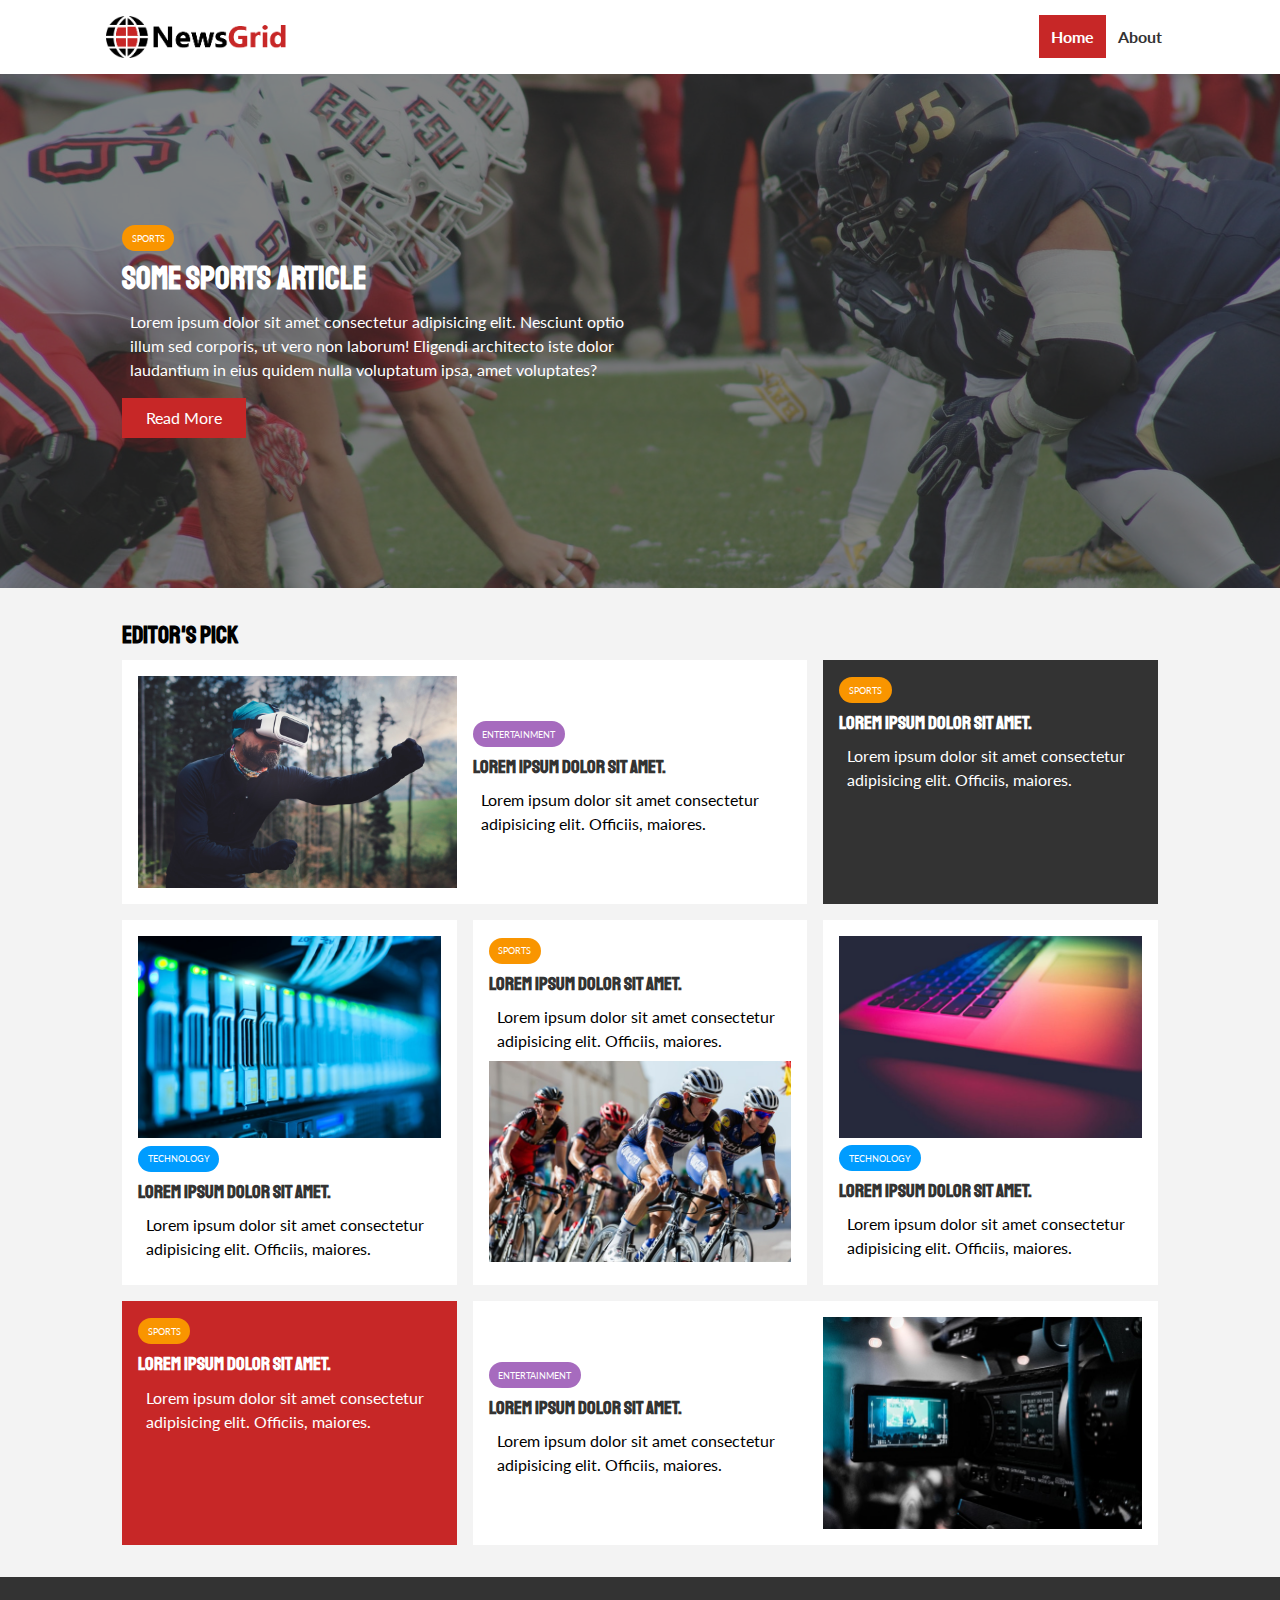
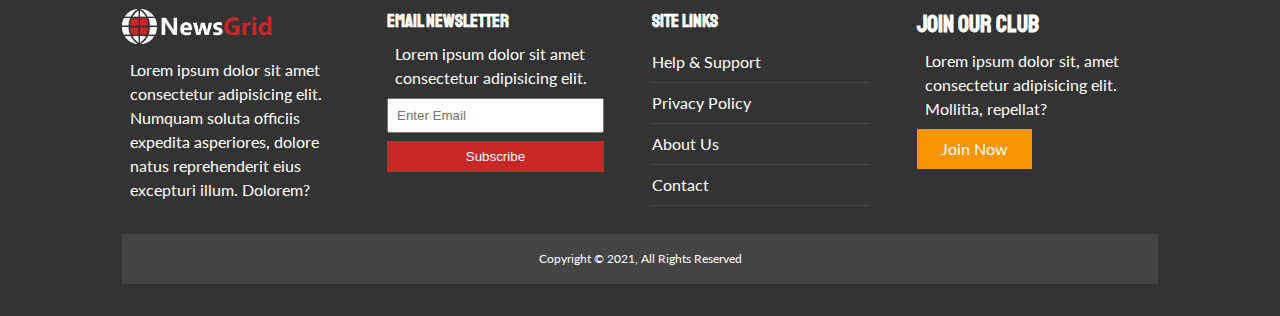
<file: index.html>
<!DOCTYPE html>
<html lang="en">
<head>
  <meta charset="UTF-8">
  <meta http-equiv="X-UA-Compatible" content="IE=edge">
  <meta name="viewport" content="width=device-width, initial-scale=1.0">
  <link rel="stylesheet" href="https://use.fontawesome.com/releases/v5.6.3/css/all.css" integrity="sha384-UHRtZLI+pbxtHCWp1t77Bi1L4ZtiqrqD80Kn4Z8NTSRyMA2Fd33n5dQ8lWUE00s/" crossorigin="anonymous">
  <link rel="preconnect" href="https://fonts.googleapis.com">
  <link rel="preconnect" href="https://fonts.gstatic.com" crossorigin>
  <link href="https://fonts.googleapis.com/css2?family=Lato:wght@300&family=Staatliches&display=swap" rel="stylesheet">
  <link rel="stylesheet" href="css/style.css">
  <link rel="stylesheet" media="screen and (max-width : 768px)" 
  href="css/mobile.css">
  <link rel="shortcut icon" type="image/x-icon" href="favicon.ico">
  <title>NewsGrid | Latest News</title>

</head>
<body>

  <nav id="main-nav">

    <div class="container">

      <img src="img/logo.png" alt="NewsGrid" class="logo">
      
      <div class="social">
        <a href="http://facebook.com" target="_blank"><i class="fab fa-facebook fa-2x"></i></a>
        <a href="http://twitter.com" target="_blank"><i class="fab fa-twitter fa-2x"></i></a>
        <a href="http://instagram.com" target="_blank"><i class="fab fa-instagram fa-2x"></i></a>
        <a href="http:/-youtube.com" target="_blank"><i class="fab fa-youtube fa-2x"></i></a>
      </div>

      <ul>

        <li><a class="current" href="index.html">Home</a></li>
        <li><a href="about.html">About</a></li>
        
      </ul>
    </div>
  </nav>

  <!-- Showcase -->
  <header id="showcase">
    <div class="container">
      <div class="showcase-container">
        <div class="showcase-content">
          <div class="category category-sports">Sports</div>
            <h1>Some Sports Article</h1>
            <p>Lorem ipsum dolor sit amet consectetur adipisicing elit. Nesciunt optio illum sed corporis, ut vero non laborum! Eligendi architecto iste dolor laudantium in eius quidem nulla voluptatum ipsa, amet voluptates?</p>
            <a href="article.html" class="btn btn-primary">Read More</a>
        </div>
      </div>
    </div>
  </header>

  <!-- Home articles -->

  <section id="home-articles" class="py-2">
    <div class="container">
      <h2>Editor's Pick</h2>
      <div class="articles-container">
        <article class="card">
          <img src="img/articles/ent1.jpg" alt="">
          <div>
            <div class="category category-ent">Entertainment</div>
            <h3>
            <a href="article.html">Lorem ipsum dolor sit amet.</a>
            </h3>
            <p>Lorem ipsum dolor sit amet consectetur adipisicing elit. Officiis, maiores.</p>
        </div>
      </article>

      <article class="card bg-dark">
          
            <div class="category category-sports">Sports</div>
            <h3>
            <a href="article.html">Lorem ipsum dolor sit amet.</a>
            </h3>
            <p>Lorem ipsum dolor sit amet consectetur adipisicing elit. Officiis, maiores.</p>
          
      </article>

      <article class="card">
        <img src="img/articles/tech1.jpg" alt="">
        <div>
          <div class="category category-tech">Technology</div>
          <h3>
            <a href="article.html">Lorem ipsum dolor sit amet.</a>
            </h3>
            <p>Lorem ipsum dolor sit amet consectetur adipisicing elit. Officiis, maiores.</p>
        </div>
      </article>

      <article class="card">
        
          <div class="category category-sports">Sports</div>
            <h3>
            <a href="article.html">Lorem ipsum dolor sit amet.</a>
            </h3>
            <p>Lorem ipsum dolor sit amet consectetur adipisicing elit. Officiis, maiores.</p>
              <img src="img/articles/sports1.jpg" alt="">
      </article>

      <article class="card">
        <img src="img/articles/tech2.jpg" alt="">
        <div>
          <div class="category category-tech">Technology</div>
          <h3>
            <a href="article.html">Lorem ipsum dolor sit amet.</a>
            </h3>
            <p>Lorem ipsum dolor sit amet consectetur adipisicing elit. Officiis, maiores.</p>
        </div>
      </article>

      <article class="card bg-primary">
          
        <div class="category category-sports">Sports</div>
        <h3>
        <a href="article.html">Lorem ipsum dolor sit amet.</a>
        </h3>
        <p>Lorem ipsum dolor sit amet consectetur adipisicing elit. Officiis, maiores.</p>
      
  </article>

  <article class="card">
    
    <div>
      <div class="category category-ent">Entertainment</div>
      <h3>
      <a href="article.html">Lorem ipsum dolor sit amet.</a>
      </h3>
      <p>Lorem ipsum dolor sit amet consectetur adipisicing elit. Officiis, maiores.</p>
    </div>
    <img src="img/articles/ent2.jpg" alt="">
  </article>
    </div>
  </div>  
</section>

<!-- Footer -->

<footer id="main-footer" class="py-2">
  <div class="container footer-container">
    <div>
      <img src="img/logo_light.png" alt="NewsGrid">
      <p>Lorem ipsum dolor sit amet consectetur adipisicing elit. Numquam soluta officiis expedita asperiores, dolore natus reprehenderit eius excepturi illum. Dolorem?</p>
    </div>
    <div>
      <h3>Email Newsletter</h3>
      <p>Lorem ipsum dolor sit amet consectetur adipisicing elit.</p>
      <form name="contact" method="POST" data-netlify="true">
        <input type="email" name="email" placeholder="Enter Email">
        <input type="submit" value="Subscribe" class="btn btn-primary">
      </form>
    </div>
    <div>
      <h3>Site Links</h3>
      <ul class="list">
        <li><a href="#">Help & Support</a></li>
        <li><a href="#">Privacy Policy</a></li>
        <li><a href="#">About Us</a></li>
        <li><a href="#">Contact</a></li>
      </ul>
    </div>
    <div>
      <h2>Join Our Club</h2>
      <p>Lorem ipsum dolor sit, amet consectetur adipisicing elit. Mollitia, repellat?</p>
      <a href="" class="btn btn-secondary">Join Now</a>
    </div>
    <div>
      <p>
        Copyright &copy; 2021, All Rights Reserved
      </p>
    </div>
  </div>
</footer>

</body>
</html>
</file>
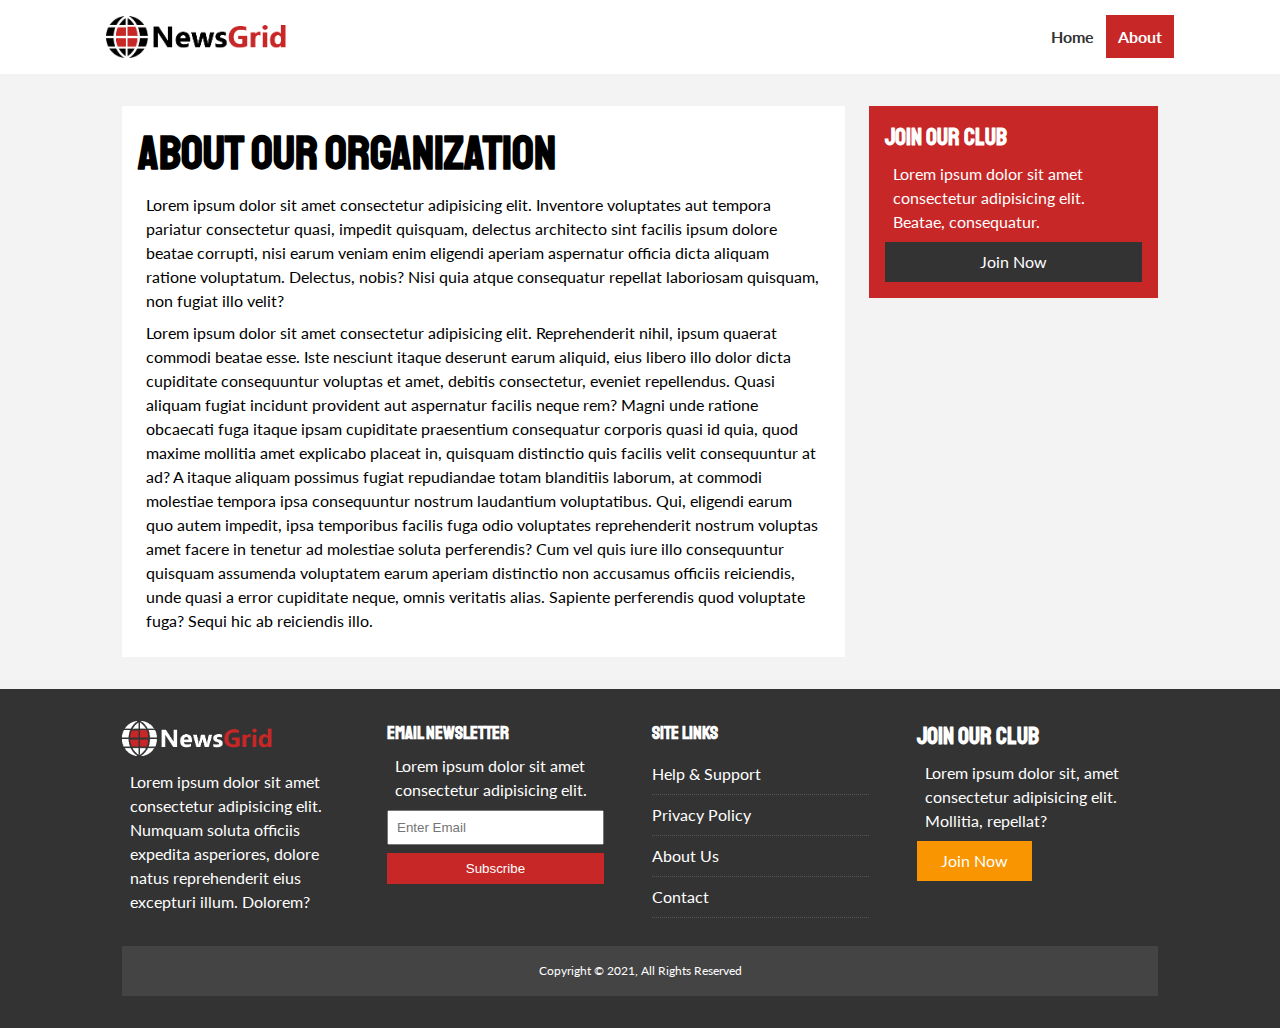
<file: about.html>
<!DOCTYPE html>
<html lang="en">
<head>
  <meta charset="UTF-8">
  <meta http-equiv="X-UA-Compatible" content="IE=edge">
  <meta name="viewport" content="width=device-width, initial-scale=1.0">
  <link rel="stylesheet" href="https://use.fontawesome.com/releases/v5.6.3/css/all.css" integrity="sha384-UHRtZLI+pbxtHCWp1t77Bi1L4ZtiqrqD80Kn4Z8NTSRyMA2Fd33n5dQ8lWUE00s/" crossorigin="anonymous">
  <link rel="preconnect" href="https://fonts.googleapis.com">
  <link rel="preconnect" href="https://fonts.gstatic.com" crossorigin>
  <link href="https://fonts.googleapis.com/css2?family=Lato:wght@300&family=Staatliches&display=swap" rel="stylesheet">
  <link rel="stylesheet" href="css/style.css">
  <link rel="stylesheet" media="screen and (max-width : 768px)" 
  href="css/mobile.css">
  <link rel="shortcut icon" type="image/x-icon" href="favicon.ico">
  <title>NewsGrid | About</title>

</head>
<body>

  <nav id="main-nav">

    <div class="container">

      <img src="img/logo.png" alt="NewsGrid" class="logo">
      
      <div class="social">
        <a href="http://facebook.com" target="_blank"><i class="fab fa-facebook fa-2x"></i></a>
        <a href="http://twitter.com" target="_blank"><i class="fab fa-twitter fa-2x"></i></a>
        <a href="http://instagram.com" target="_blank"><i class="fab fa-instagram fa-2x"></i></a>
        <a href="http:/-youtube.com" target="_blank"><i class="fab fa-youtube fa-2x"></i></a>
      </div>

      <ul>

        <li><a href="index.html">Home</a></li>
        <li><a class="current" href="about.html">About</a></li>
        
      </ul>
    </div>
  </nav>

  <section id="about">
    <div class="container">
      <div class="page-container">
        <article class="card">
          <h1 class="l-heading">About Our Organization</h1>
          <p>Lorem ipsum dolor sit amet consectetur adipisicing elit. Inventore voluptates aut tempora pariatur consectetur quasi, impedit quisquam, delectus architecto sint facilis ipsum dolore beatae corrupti, nisi earum veniam enim eligendi aperiam aspernatur officia dicta aliquam ratione voluptatum. Delectus, nobis? Nisi quia atque consequatur repellat laboriosam quisquam, non fugiat illo velit?</p>
          <p>Lorem ipsum dolor sit amet consectetur adipisicing elit. Reprehenderit nihil, ipsum quaerat commodi beatae esse. Iste nesciunt itaque deserunt earum aliquid, eius libero illo dolor dicta cupiditate consequuntur voluptas et amet, debitis consectetur, eveniet repellendus. Quasi aliquam fugiat incidunt provident aut aspernatur facilis neque rem? Magni unde ratione obcaecati fuga itaque ipsam cupiditate praesentium consequatur corporis quasi id quia, quod maxime mollitia amet explicabo placeat in, quisquam distinctio quis facilis velit consequuntur at ad? A itaque aliquam possimus fugiat repudiandae totam blanditiis laborum, at commodi molestiae tempora ipsa consequuntur nostrum laudantium voluptatibus. Qui, eligendi earum quo autem impedit, ipsa temporibus facilis fuga odio voluptates reprehenderit nostrum voluptas amet facere in tenetur ad molestiae soluta perferendis? Cum vel quis iure illo consequuntur quisquam assumenda voluptatem earum aperiam distinctio non accusamus officiis reiciendis, unde quasi a error cupiditate neque, omnis veritatis alias. Sapiente perferendis quod voluptate fuga? Sequi hic ab reiciendis illo.</p>
        </article>
        <aside class="card bg-primary">
          <h2>Join Our Club</h2>
          <p>Lorem ipsum dolor sit amet consectetur adipisicing elit. Beatae, consequatur.</p>
          <a href="" class="btn btn-dark btn-block">Join Now</a>
        </aside>
      </div>
    </div>
  </section>

<!-- Footer -->

<footer id="main-footer" class="py-2">
  <div class="container footer-container">
    <div>
      <img src="img/logo_light.png" alt="NewsGrid">
      <p>Lorem ipsum dolor sit amet consectetur adipisicing elit. Numquam soluta officiis expedita asperiores, dolore natus reprehenderit eius excepturi illum. Dolorem?</p>
    </div>
    <div>
      <h3>Email Newsletter</h3>
      <p>Lorem ipsum dolor sit amet consectetur adipisicing elit.</p>
      <form name="contact" method="POST" data-netlify="true">
        <input type="email" name="email" placeholder="Enter Email">
        <input type="submit" value="Subscribe" class="btn btn-primary">
      </form>
    </div>
    <div>
      <h3>Site Links</h3>
      <ul class="list">
        <li><a href="#">Help & Support</a></li>
        <li><a href="#">Privacy Policy</a></li>
        <li><a href="#">About Us</a></li>
        <li><a href="#">Contact</a></li>
      </ul>
    </div>
    <div>
      <h2>Join Our Club</h2>
      <p>Lorem ipsum dolor sit, amet consectetur adipisicing elit. Mollitia, repellat?</p>
      <a href="" class="btn btn-secondary">Join Now</a>
    </div>
    <div>
      <p>
        Copyright &copy; 2021, All Rights Reserved
      </p>
    </div>
  </div>
</footer>

</body>
</html>
</file>
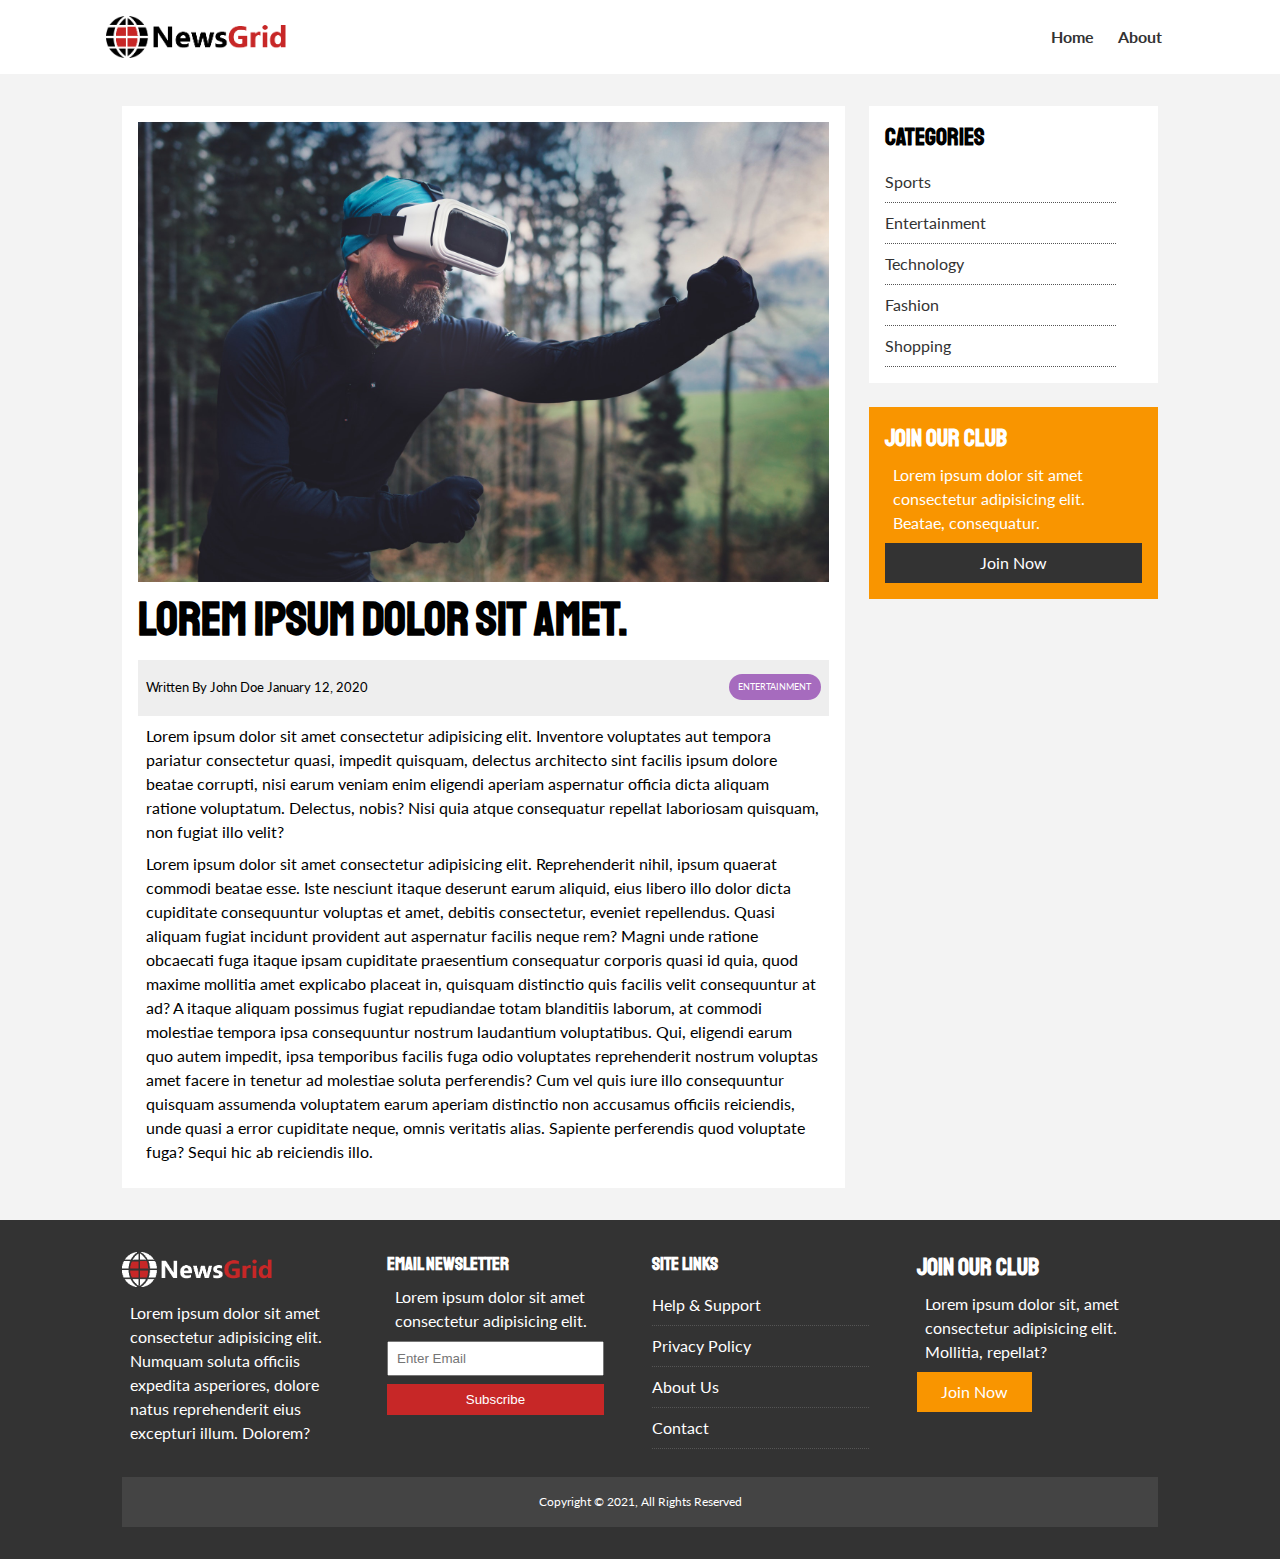
<file: article.html>
<!DOCTYPE html>
<html lang="en">
<head>
  <meta charset="UTF-8">
  <meta http-equiv="X-UA-Compatible" content="IE=edge">
  <meta name="viewport" content="width=device-width, initial-scale=1.0">
  <link rel="stylesheet" href="https://use.fontawesome.com/releases/v5.6.3/css/all.css" integrity="sha384-UHRtZLI+pbxtHCWp1t77Bi1L4ZtiqrqD80Kn4Z8NTSRyMA2Fd33n5dQ8lWUE00s/" crossorigin="anonymous">
  <link rel="preconnect" href="https://fonts.googleapis.com">
  <link rel="preconnect" href="https://fonts.gstatic.com" crossorigin>
  <link href="https://fonts.googleapis.com/css2?family=Lato:wght@300&family=Staatliches&display=swap" rel="stylesheet">
  <link rel="stylesheet" href="css/style.css">
  <link rel="stylesheet" media="screen and (max-width : 768px)" 
  href="css/mobile.css">
  <link rel="shortcut icon" type="image/x-icon" href="favicon.ico">
  <title>NewsGrid | Latest News</title>

</head>
<body>

  <nav id="main-nav">

    <div class="container">

      <img src="img/logo.png" alt="NewsGrid" class="logo">
      
      <div class="social">
        <a href="http://facebook.com" target="_blank"><i class="fab fa-facebook fa-2x"></i></a>
        <a href="http://twitter.com" target="_blank"><i class="fab fa-twitter fa-2x"></i></a>
        <a href="http://instagram.com" target="_blank"><i class="fab fa-instagram fa-2x"></i></a>
        <a href="http:/-youtube.com" target="_blank"><i class="fab fa-youtube fa-2x"></i></a>
      </div>

      <ul>

        <li><a href="index.html">Home</a></li>
        <li><a href="about.html">About</a></li>
        
      </ul>
    </div>
  </nav>

  <section id="article">
    <div class="container">
      <div class="page-container">
        <article class="card">
          <img src="img/articles/ent1.jpg" alt="">
          <h1 class="l-heading">Lorem ipsum dolor sit amet.</h1>
          <div class="meta">
            <small>
              <i class="fas fa-user"></i> Written By John Doe January 12, 2020
            </small>
            <div class="category category-ent">Entertainment</div>
          </div>
          <p>Lorem ipsum dolor sit amet consectetur adipisicing elit. Inventore voluptates aut tempora pariatur consectetur quasi, impedit quisquam, delectus architecto sint facilis ipsum dolore beatae corrupti, nisi earum veniam enim eligendi aperiam aspernatur officia dicta aliquam ratione voluptatum. Delectus, nobis? Nisi quia atque consequatur repellat laboriosam quisquam, non fugiat illo velit?</p>
          <p>Lorem ipsum dolor sit amet consectetur adipisicing elit. Reprehenderit nihil, ipsum quaerat commodi beatae esse. Iste nesciunt itaque deserunt earum aliquid, eius libero illo dolor dicta cupiditate consequuntur voluptas et amet, debitis consectetur, eveniet repellendus. Quasi aliquam fugiat incidunt provident aut aspernatur facilis neque rem? Magni unde ratione obcaecati fuga itaque ipsam cupiditate praesentium consequatur corporis quasi id quia, quod maxime mollitia amet explicabo placeat in, quisquam distinctio quis facilis velit consequuntur at ad? A itaque aliquam possimus fugiat repudiandae totam blanditiis laborum, at commodi molestiae tempora ipsa consequuntur nostrum laudantium voluptatibus. Qui, eligendi earum quo autem impedit, ipsa temporibus facilis fuga odio voluptates reprehenderit nostrum voluptas amet facere in tenetur ad molestiae soluta perferendis? Cum vel quis iure illo consequuntur quisquam assumenda voluptatem earum aperiam distinctio non accusamus officiis reiciendis, unde quasi a error cupiditate neque, omnis veritatis alias. Sapiente perferendis quod voluptate fuga? Sequi hic ab reiciendis illo.</p>
        </article>

        <aside id="categories" class="card">
          <h2>Categories</h2>
          <ul class="list">

            <li><a href="#"><i class="fas fa-chevron-right"></i> Sports</a></li>
            <li><a href="#"><i class="fas fa-chevron-right"></i> Entertainment</a></li>
            <li><a href="#"><i class="fas fa-chevron-right"></i> Technology</a></li>
            <li><a href="#"><i class="fas fa-chevron-right"></i> Fashion</a></li>
            <li><a href="#"><i class="fas fa-chevron-right"></i> Shopping</a></li>

          </ul>

        </aside>

        <aside class="card bg-secondary">
          <h2>Join Our Club</h2>
          <p>Lorem ipsum dolor sit amet consectetur adipisicing elit. Beatae, consequatur.</p>
          <a href="" class="btn btn-dark btn-block">Join Now</a>
        </aside>
      </div>
    </div>
  </section>

<!-- Footer -->

<footer id="main-footer" class="py-2">
  <div class="container footer-container">
    <div>
      <img src="img/logo_light.png" alt="NewsGrid">
      <p>Lorem ipsum dolor sit amet consectetur adipisicing elit. Numquam soluta officiis expedita asperiores, dolore natus reprehenderit eius excepturi illum. Dolorem?</p>
    </div>
    <div>
      <h3>Email Newsletter</h3>
      <p>Lorem ipsum dolor sit amet consectetur adipisicing elit.</p>
      <form name="contact" method="POST" data-netlify="true">
        <input type="email" name="email" placeholder="Enter Email">
        <input type="submit" value="Subscribe" class="btn btn-primary">
      </form>
    </div>
    <div>
      <h3>Site Links</h3>
      <ul class="list">
        <li><a href="#">Help & Support</a></li>
        <li><a href="#">Privacy Policy</a></li>
        <li><a href="#">About Us</a></li>
        <li><a href="#">Contact</a></li>
      </ul>
    </div>
    <div>
      <h2>Join Our Club</h2>
      <p>Lorem ipsum dolor sit, amet consectetur adipisicing elit. Mollitia, repellat?</p>
      <a href="" class="btn btn-secondary">Join Now</a>
    </div>
    <div>
      <p>
        Copyright &copy; 2021, All Rights Reserved
      </p>
    </div>
  </div>
</footer>

</body>
</html>
</file>
<file: css/style.css>
:root {
  --primary-color: #c72727;
  --secondary-color: #f99500;
  --light-color: #f3f3f3;
  --dark-color: #333;
  --max-width: 1100px;
}

.category {
  --sports-color: #f99500;
  --ent-color: #a66bbe;
  --tech-color: #009cff;
}

* {
  margin: 0;
  padding: 0;
  box-sizing: border-box;
}

body {
  font-family: 'Lato', sans-serif;
  line-height: 1.5;
  background-color: var(--light-color);
}

a {
  color: #333;
  text-decoration: none;
}

ul {
  list-style: none;
}

p {
  margin: .5rem;
}

img {
  width: 100%;
}

h1, h2, h3, h4, h5, h6 {
  font-family: 'Staatliches', cursive;
  margin-bottom: .55rem;
  line-height: 1.3;
}

/* Utility */

.container {
  max-width: var(--max-width);
  margin: auto;
  padding: 0 2rem;
  overflow: hidden;
}

.category {
  display: inline-block;
  color: #fff;
  font-size: 0.55rem;
  text-transform: uppercase;
  padding: 0.4rem 0.6rem;
  border-radius: 15px;
  margin-bottom: 0.5rem;
}

.category-sports { background: var(--sports-color) }
.category-ent { background: var(--ent-color) }
.category-tech { background: var(--tech-color) } 

.btn {
  display: inline-block;
  border: none;
  background: var(--dark-color);
  color: #fff;
  padding: 0.5rem 1.5rem;
}

.btn-light { background: var(--light-color) }
.btn-primary { background: var(--primary-color) }
.btn-secondary { background: var(--secondary-color) }

.btn:hover {
  opacity: 0.8;
}

.btn-block {
  display: block;
  width: 100%;
  text-align: center;
}

.card {
  background: #fff;
  padding: 1rem;
}

.bg-dark {
  background: var(--dark-color);
  color: #fff;
}

.bg-primary {
  background: var(--primary-color);
  color: #fff;
}

.bg-secondary {
  background: var(--secondary-color);
  color: #fff;
}

.bg-dark h1,
.bg-dark h2,
.bg-dark h3,
.bg-dark a,
.bg-primary h1,
.bg-primary h2,
.bg-primary h3,
.bg-primary a,
.bg-secondary h1,
.bg-secondary h2,
.bg-secondary h3,
.bg-secondary a {
  color: #fff;
}


.py-1 { padding: 1.5rem 0 }
.py-2 { padding: 2rem 0 }
.py-3 { padding: 3rem 0 }
.p-1 { padding: 1.5rem  }
.p-2 { padding: 2rem  }
.p-3 { padding: 3rem  }

.l-heading {
  font-size: 3rem;
}

.list li {
  padding: .5rem 0;
  border-bottom: #555 dotted 1px;
  width: 90%;
}

.list li a:hover {
  color: var(--primary-color) !important;
}

/* Inner page grid container */
.page-container  {
  display: grid;
  grid-template-columns: 5fr 2fr;
  margin: 2rem 0;
  grid-gap: 1.5rem;
}

.page-container > *:first-child {
  grid-row: 1 / span 3;
}


/* Navigation */

#main-nav {
  background: #fff;
  position: sticky;
  top: 0;
  z-index: 2;
}

#main-nav .container {
  display: grid;
  grid-template-columns: 6fr 3fr 2fr;
  padding: 1rem;
  align-items: center;
}

#main-nav .logo {
  width: 180px;
}

#main-nav ul {
  justify-self: end;
  display: flex;
}

#main-nav ul li a {
  padding: 0.75rem;
  font-weight: bold;
}

#main-nav ul li a.current {
  background: var(--primary-color);
  color: #fff;
}

#main-nav ul li a:hover {
  background: var(--light-color);
  color: var(--dark-color);
}

#main-nav .social {
  justify-self: center;
}

#main-nav .social i {
  color: #777;
  margin-right: 0.5rem;
}

/* Showcase */

#showcase {
  color: #fff;
  background: #333;
  padding: 2rem;
  position: relative;
}

#showcase:before {
  content: '';
  background: url('../img/featured.jpg') no-repeat center center/cover;
  position: absolute;
  top: 0;
  left: 0;
  width: 100%;
  height: 100%;
  opacity: 0.4;
}

#showcase .showcase-container {
  display: grid;
  grid-template-columns: repeat(2, 1fr);
  justify-content: center;
  align-items: center;
  height: 50vh;
}

#showcase .showcase-content {
  z-index: 1;
}

#showcase .showcase-content p {
  margin-bottom: 1rem;
}

/* Home Articles */
#home-articles .articles-container {
  display: grid;
  grid-template-columns: repeat(3, 1fr);
  grid-gap: 1rem;
}

#home-articles .articles-container > *:first-child,
#home-articles .articles-container > *:last-child {
  display: grid;
  grid-template-columns: repeat(2, 1fr);
  grid-gap: 1rem;
  align-items: center;
  grid-column: 1 / span 2;
}

#home-articles .articles-container > *:last-child {
  grid-column: 2 / span 2; 
}

#article .meta {
  display: flex;
  justify-content: space-between;
  align-items: center;
  background: #eee;
  padding: 0.5rem;
}

#article .meta .category {
  margin-top: 0.4rem;
}

/* Footer */

#main-footer {
  background: var(--dark-color);
  color: #fff;
}

#main-footer img {
  width: 150px;
}

#main-footer a {
  color: #fff;
}

#main-footer .footer-container {
  display: grid;
  grid-template-columns: repeat(4, 1fr);
  grid-gap: 1.5rem;
}

#main-footer .footer-container > *:last-child {
  background: #444;
  grid-column: 1 / span 4;
  padding: .5rem;
  text-align: center;
  font-size: 0.75rem;
}

#main-footer .footer-container input[type='email'] {
  width: 90%;
  padding: 0.5rem;
  margin-bottom: .5rem;
}

#main-footer .footer-container input[type='submit'] {
  width: 90%;
}
</file>
<file: css/mobile.css>
/* Navigation */
#main-nav .social {
  display: none;
}

#main-nav .container {
  grid-template-columns: 1fr;
  grid-gap: 1.2rem;
}

#main-nav ul,
#main-nav .logo {
  justify-self: center;
}

#main-nav ul li a {
  padding: 0.50rem;
}

#home-articles .articles-container {
  grid-template-columns: repeat(2, 1fr);
}

#home-articles .articles-container > *:first-child,
#home-articles .articles-container > *:last-child {
  grid-template-columns: 1fr;
  grid-column: 1;
}

@media(max-width: 600px) {
  /* Stack Grid Items */

  #showcase .showcase-container,
  #home-articles .articles-container,
  #main-footer .footer-container {
  grid-template-columns: 1fr;
  }

  #main-footer .footer-container > *:last-child {
    grid-column: 1;
  }
  #main-footer .footer-container > *:first-child,
  #main-footer .footer-container > *:nth-child(2) {
    border-bottom: #444 dotted 1px;
    padding-bottom: 1rem;
  }

  .page-container {
    grid-template-columns: 1fr;
    text-align: center;
  }

  .page-container > *:first-child {
    grid-row: 1;
  }

  .l-heading {
    font-size: 2rem;
  }
}
</file>
